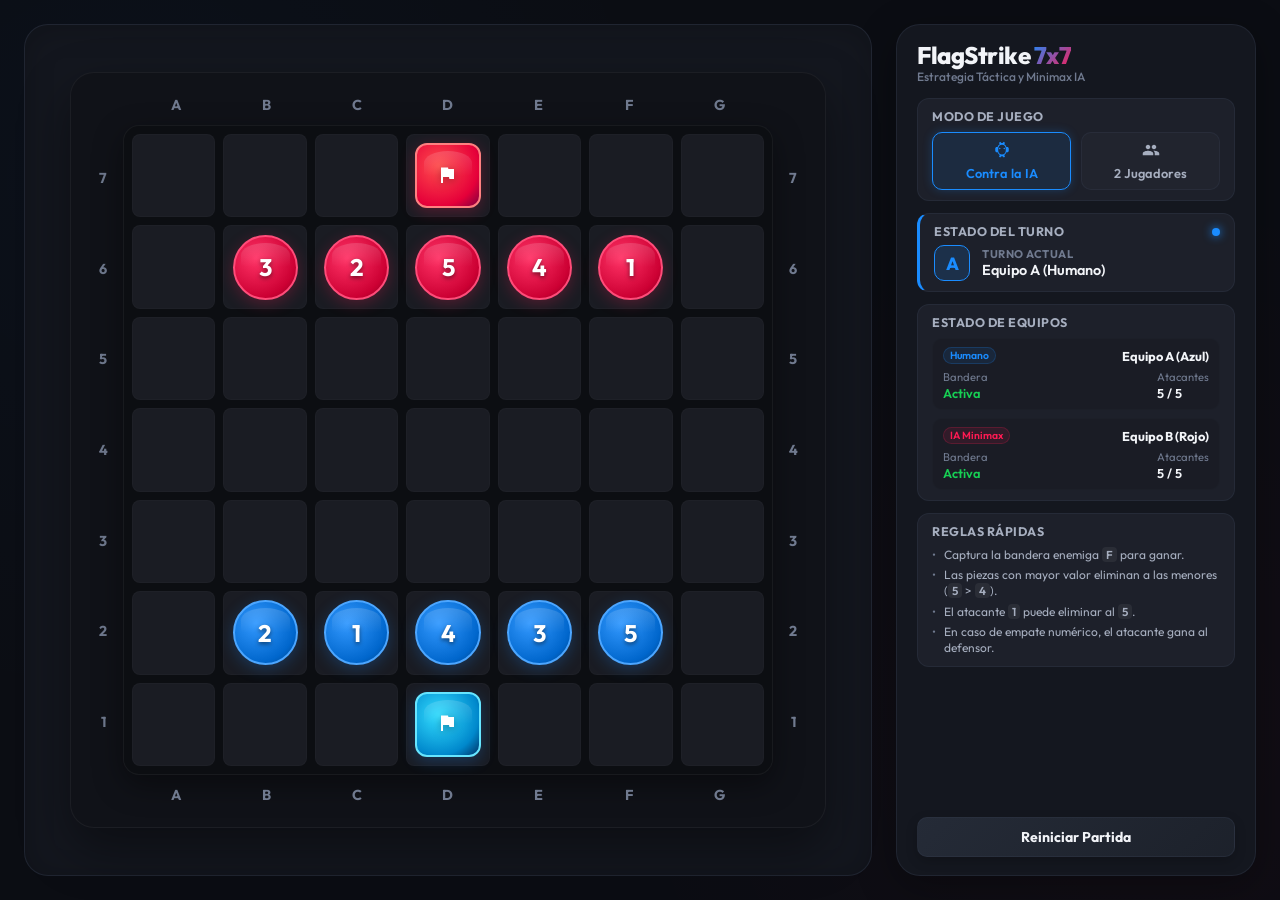
<file: index.html>
<!DOCTYPE html>
<html lang="es">
<head>
    <meta charset="UTF-8">
    <meta name="viewport" content="width=device-width, initial-scale=1.0">
    <title>Capture the Flag 7x7 - Emulador de Estrategia</title>
    <link rel="preconnect" href="https://fonts.googleapis.com">
    <link rel="preconnect" href="https://fonts.gstatic.com" crossorigin>
    <link href="https://fonts.googleapis.com/css2?family=Outfit:wght@300;400;500;600;700;800&display=swap" rel="stylesheet">
    <link rel="stylesheet" href="styles.css">
</head>
<body>
    <div id="ai-loading-overlay" class="loading-overlay">
        <div class="loading-content">
            <div class="spinner"></div>
            <h2>Iniciando Inteligencia Artificial</h2>
            <p>Descargando modelo neuronal (11 MB)...</p>
            <div class="progress-container">
                <div id="loading-progress-bar" class="progress-bar"></div>
            </div>
            <p id="loading-percent-text">0%</p>
        </div>
    </div>
    
    <div class="app-container">
        <main class="board-container">
            <div class="board-outer">
                <!-- Letras superiores -->
                <div class="label-row top">
                    <div>A</div><div>B</div><div>C</div><div>D</div><div>E</div><div>F</div><div>G</div>
                </div>
                
                <!-- Números izquierdos -->
                <div class="label-col left">
                    <div>7</div><div>6</div><div>5</div><div>4</div><div>3</div><div>2</div><div>1</div>
                </div>
                
                <!-- Tablero de celdas -->
                <div class="board" id="board">
                    <!-- Grid dynamically loaded by JS -->
                </div>
                
                <!-- Números derechos -->
                <div class="label-col right">
                    <div>7</div><div>6</div><div>5</div><div>4</div><div>3</div><div>2</div><div>1</div>
                </div>
                
                <!-- Letras inferiores -->
                <div class="label-row bottom">
                    <div>A</div><div>B</div><div>C</div><div>D</div><div>E</div><div>F</div><div>G</div>
                </div>
            </div>
        </main>
        
        <aside class="sidebar">
            <div class="game-logo">
                <h1>FlagStrike <span>7x7</span></h1>
                <p class="subtitle">Estrategia Táctica y Minimax IA</p>
            </div>

            <div class="card mode-card">
                <h2>Modo de Juego</h2>
                <div class="mode-selector">
                    <button class="btn-mode active" id="btn-mode-ai" data-mode="ai">
                        <span class="mode-icon">
                            <svg viewBox="0 0 24 24" fill="currentColor" style="width: 18px; height: 18px; display: block;">
                                <path d="M19 8h-1.18c-.46-1.62-1.52-2.9-2.9-3.57L16 2.5 14.5 1l-1.8 1.8C12.47 2.72 12.24 2.7 12 2.7s-.47.02-.7.1L9.5 1 8 2.5l1.08 1.93C7.7 5.1 6.64 6.38 6.18 8H5c-1.1 0-2 .9-2 2v3c0 1.1.9 2 2 2h1.18c.46 1.62 1.52 2.9 2.9 3.57L8 20.5 9.5 22l1.8-1.8c.23.08.46.1.7.1s.47-.02.7-.1L14.5 22l1.5-1.5-1.08-1.93c1.38-.67 2.44-1.95 2.9-3.57H19c1.1 0 2-.9 2-2v-3c0-1.1-.9-2-2-2zm-2 5c0 2.76-2.24 5-5 5s-5-2.24-5-5v-3c0-2.76 2.24-5 5-5s5 2.24 5 5v3zm-8-2c-.55 0-1-.45-1-1s.45-1 1-1 1 .45 1 1-.45 1-1 1zm6 0c-.55 0-1-.45-1-1s.45-1 1-1 1 .45 1 1-.45 1-1 1z"/>
                            </svg>
                        </span>
                        Contra la IA
                    </button>
                    <button class="btn-mode" id="btn-mode-human" data-mode="human">
                        <span class="mode-icon">
                            <svg viewBox="0 0 24 24" fill="currentColor" style="width: 18px; height: 18px; display: block;">
                                <path d="M16 11c1.66 0 2.99-1.34 2.99-3S17.66 5 16 5s-3 1.34-3 3 1.34 3 3 3zm-8 0c1.66 0 2.99-1.34 2.99-3S9.66 5 8 5 5 6.34 5 8s1.34 3 3 3zm0 2c-2.33 0-7 1.17-7 3.5V19h14v-2.5c0-2.33-4.67-3.5-7-3.5zm8 0c-.29 0-.62.02-.97.05 1.16.84 1.97 1.97 1.97 3.45V19h6v-2.5c0-2.33-4.67-3.5-7-3.5z"/>
                            </svg>
                        </span>
                        2 Jugadores
                    </button>
                </div>
            </div>

            <div class="card status-card" id="status-card">
                <div class="status-header">
                    <h2>Estado del Turno</h2>
                    <span class="pulse-indicator active" id="pulse-indicator"></span>
                </div>
                <div class="turn-display player-a-turn">
                    <div class="turn-avatar" id="turn-avatar">A</div>
                    <div class="turn-info">
                        <span class="turn-label">TURNO ACTUAL</span>
                        <span class="turn-value" id="turn-value">Equipo A (Humano)</span>
                    </div>
                </div>
            </div>

            <div class="card review-card" id="review-card" style="display: none;">
                <h2>Revisión de Partida</h2>
                
                <div class="victory-bar-container">
                    <div class="victory-bar-header">
                        <span>Victoria (Equipo Azul)</span>
                        <span id="victory-percentage-text">50.0%</span>
                    </div>
                    <div class="victory-bar-track">
                        <div class="victory-bar-fill" id="victory-bar-fill" style="width: 50%;"></div>
                    </div>
                </div>

                <div class="review-controls">
                    <button class="btn-review" id="btn-review-start" title="Inicio">⏮</button>
                    <button class="btn-review" id="btn-review-prev" title="Anterior">◀</button>
                    <span class="review-status" id="review-status">0 / 0</span>
                    <button class="btn-review" id="btn-review-next" title="Siguiente">▶</button>
                    <button class="btn-review" id="btn-review-end" title="Fin">⏭</button>
                </div>
                <div class="review-details" id="review-details"></div>
            </div>

            <div class="card teams-card">
                <h2>Estado de Equipos</h2>
                <div class="team-status team-a">
                    <div class="team-header">
                        <span class="team-badge" id="team-a-badge">Humano</span>
                        <span class="team-title">Equipo A (Azul)</span>
                    </div>
                    <div class="team-stats">
                        <div class="stat">
                            <span class="stat-label">Bandera</span>
                            <span class="stat-val alive" id="team-a-flag">Activa</span>
                        </div>
                        <div class="stat">
                            <span class="stat-label">Atacantes</span>
                            <span class="stat-val" id="team-a-attackers">5 / 5</span>
                        </div>
                    </div>
                </div>

                <div class="team-status team-b">
                    <div class="team-header">
                        <span class="team-badge" id="team-b-badge">IA Minimax</span>
                        <span class="team-title">Equipo B (Rojo)</span>
                    </div>
                    <div class="team-stats">
                        <div class="stat">
                            <span class="stat-label">Bandera</span>
                            <span class="stat-val alive" id="team-b-flag">Activa</span>
                        </div>
                        <div class="stat">
                            <span class="stat-label">Atacantes</span>
                            <span class="stat-val" id="team-b-attackers">5 / 5</span>
                        </div>
                    </div>
                </div>
            </div>

            <div class="card info-card">
                <h2>Reglas Rápidas</h2>
                <ul class="rules-list">
                    <li>Captura la bandera enemiga <span class="badge">F</span> para ganar.</li>
                    <li>Las piezas con mayor valor eliminan a las menores (<span class="badge">5</span> &gt; <span class="badge">4</span>).</li>
                    <li>El atacante <span class="badge">1</span> puede eliminar al <span class="badge">5</span>.</li>
                    <li>En caso de empate numérico, el atacante gana al defensor.</li>
                </ul>
            </div>
            
            <div class="sidebar-footer">
                <button class="btn btn-reset" id="btn-reset">Reiniciar Partida</button>
            </div>
        </aside>
    </div>
    
    <script src="game.js?v=5"></script>
    <script src="ui.js?v=5"></script>
</body>
</html>
</file>
<file: styles.css>
/* styles.css */
/* Animaciones y Overlay de Carga */
.loading-overlay {
    position: fixed;
    top: 0; left: 0; width: 100%; height: 100%;
    background: rgba(10, 15, 30, 0.95);
    backdrop-filter: blur(10px);
    z-index: 9999;
    display: flex;
    flex-direction: column;
    justify-content: center;
    align-items: center;
    color: white;
    transition: opacity 0.5s ease, visibility 0.5s ease;
}

.loading-overlay.hidden {
    opacity: 0;
    visibility: hidden;
}

.loading-content {
    text-align: center;
    animation: pulse-glow 2s infinite alternate;
}

.loading-content h2 {
    margin-top: 20px;
    font-size: 24px;
    font-weight: 600;
    letter-spacing: 1px;
}

.loading-content p {
    color: var(--text-muted, #aaa);
    margin-top: 8px;
}

.spinner {
    width: 50px;
    height: 50px;
    margin: 0 auto;
    border: 4px solid rgba(255, 255, 255, 0.1);
    border-top-color: var(--color-player-b, #ff3366);
    border-radius: 50%;
    animation: spin 1s linear infinite;
}

.progress-container {
    width: 300px;
    height: 8px;
    background: rgba(255, 255, 255, 0.1);
    border-radius: 4px;
    margin: 25px auto 10px;
    overflow: hidden;
}

.progress-bar {
    height: 100%;
    width: 0%;
    background: var(--color-player-b, #ff3366);
    transition: width 0.2s ease-out;
    box-shadow: 0 0 10px var(--color-player-b, #ff3366);
}

#loading-percent-text {
    font-size: 15px;
    font-weight: 600;
    color: white;
}

@keyframes spin { 100% { transform: rotate(360deg); } }
@keyframes pulse-glow {
    0% { filter: drop-shadow(0 0 10px rgba(255, 51, 102, 0.2)); }
    100% { filter: drop-shadow(0 0 25px rgba(255, 51, 102, 0.6)); }
}

:root {
    /* Paleta de Colores - HSL Premium */
    --bg-dark: hsl(225, 25%, 6%);
    --bg-panel: hsl(225, 20%, 10%);
    --bg-card: hsl(225, 18%, 14%);
    --bg-cell: hsl(225, 15%, 12%);
    --bg-cell-hover: hsl(225, 15%, 16%);
    
    --text-primary: hsl(220, 30%, 96%);
    --text-secondary: hsl(220, 16%, 70%);
    --text-muted: hsl(220, 12%, 50%);
    
    --color-player-a: hsl(210, 100%, 55%); /* Humano - Azul vibrante */
    --color-player-a-glow: hsla(210, 100%, 55%, 0.25);
    --color-player-b: hsl(345, 100%, 55%); /* IA - Rojo/Rosa vibrante */
    --color-player-b-glow: hsla(345, 100%, 55%, 0.25);
    
    --border-subtle: hsla(220, 20%, 25%, 0.4);
    --border-glow: hsla(220, 30%, 50%, 0.15);
    
    --glass-bg: rgba(13, 17, 28, 0.7);
    --glass-border: rgba(255, 255, 255, 0.05);
    --glass-shadow: rgba(0, 0, 0, 0.4);
    
    --font-sans: 'Outfit', -apple-system, BlinkMacSystemFont, 'Segoe UI', Roboto, Helvetica, Arial, sans-serif;
    
    --transition-smooth: all 0.3s cubic-bezier(0.25, 0.8, 0.25, 1);
    --transition-fast: all 0.15s ease;
}

* {
    box-sizing: border-box;
    margin: 0;
    padding: 0;
    user-select: none;
}

body {
    background-color: var(--bg-dark);
    color: var(--text-primary);
    font-family: var(--font-sans);
    min-height: 100vh;
    height: 100vh;
    display: flex;
    justify-content: center;
    align-items: center;
    overflow: hidden;
    background-image: 
        radial-gradient(circle at 10% 20%, hsla(210, 100%, 50%, 0.03) 0%, transparent 40%),
        radial-gradient(circle at 90% 80%, hsla(345, 100%, 50%, 0.03) 0%, transparent 40%);
}

.app-container {
    display: flex;
    width: 100vw;
    height: 100vh;
    max-width: 1440px;
    padding: 24px;
    gap: 24px;
}

/* --- TABLERO (CON CONTENEDOR CENTRADO) --- */
.board-container {
    flex: 1;
    display: flex;
    justify-content: center;
    align-items: center;
    background-color: var(--bg-panel);
    border-radius: 24px;
    border: 1px solid var(--border-subtle);
    padding: 24px;
    position: relative;
    box-shadow: inset 0 4px 30px rgba(0, 0, 0, 0.2);
    height: 100%;
}

.board-outer {
    display: grid;
    grid-template-columns: 40px 650px 40px;
    grid-template-rows: 40px 650px 40px;
    background: hsl(225, 20%, 8%);
    padding: 12px;
    border-radius: 24px;
    border: 1px solid var(--glass-border);
    box-shadow: 0 20px 50px var(--glass-shadow);
    align-items: center;
    justify-items: center;
}

.label-row {
    grid-column: 2;
    display: grid;
    grid-template-columns: repeat(7, 1fr);
    width: 100%;
    height: 100%;
    align-items: center;
    justify-items: center;
    padding: 0 8px; /* Alineación perfecta con el padding del tablero */
}

.label-row.top {
    grid-row: 1;
}

.label-row.bottom {
    grid-row: 3;
}

.label-row div {
    font-size: 0.9rem;
    font-weight: 700;
    color: var(--text-muted);
    font-family: var(--font-sans);
}

.label-col {
    display: grid;
    grid-template-rows: repeat(7, 1fr);
    height: 100%;
    width: 100%;
    align-items: center;
    justify-items: center;
    padding: 8px 0; /* Alineación perfecta con el padding del tablero */
}

.label-col.left {
    grid-column: 1;
    grid-row: 2;
}

.label-col.right {
    grid-column: 3;
    grid-row: 2;
}

.label-col div {
    font-size: 0.9rem;
    font-weight: 700;
    color: var(--text-muted);
    font-family: var(--font-sans);
}

.board {
    grid-column: 2;
    grid-row: 2;
    display: grid;
    grid-template-columns: repeat(7, 1fr);
    grid-template-rows: repeat(7, 1fr);
    gap: 8px;
    width: 650px;
    height: 650px;
    background-color: hsl(225, 20%, 6%);
    padding: 8px;
    border-radius: 16px;
    border: 1px solid var(--glass-border);
    box-shadow: 0 10px 30px var(--glass-shadow);
}

.cell {
    background-color: var(--bg-cell);
    border-radius: 8px;
    aspect-ratio: 1 / 1;
    display: flex;
    justify-content: center;
    align-items: center;
    cursor: pointer;
    transition: var(--transition-fast);
    border: 1px solid rgba(255, 255, 255, 0.02);
    position: relative;
}

.cell:hover {
    background-color: var(--bg-cell-hover);
    border-color: rgba(255, 255, 255, 0.08);
    box-shadow: inset 0 0 8px rgba(255, 255, 255, 0.03);
}

/* --- FICHAS (DISEÑO PREMIUM 3D/GLOW) --- */
.piece {
    width: 80%;
    height: 80%;
    border-radius: 50%;
    display: flex;
    justify-content: center;
    align-items: center;
    font-size: 1.5rem;
    font-weight: 700;
    transition: var(--transition-smooth);
    position: relative;
    box-shadow: 0 8px 16px rgba(0, 0, 0, 0.3);
}

.piece::after {
    content: '';
    position: absolute;
    top: 10%;
    left: 10%;
    width: 80%;
    height: 40%;
    background: linear-gradient(to bottom, rgba(255, 255, 255, 0.15), transparent);
    border-radius: 50% 50% 15% 15% / 50% 50% 10% 10%;
}

/* Jugador A (Humano) - Azul */
.piece-a {
    background: radial-gradient(circle at 35% 35%, hsl(210, 100%, 60%) 0%, hsl(210, 100%, 40%) 70%, hsl(210, 100%, 25%) 100%);
    color: #ffffff;
    border: 2px solid hsl(210, 100%, 65%);
    text-shadow: 0 2px 4px rgba(0, 0, 0, 0.5);
    box-shadow: 0 4px 15px var(--color-player-a-glow);
}

.piece-a:hover {
    transform: translateY(-4px) scale(1.05);
    box-shadow: 0 10px 20px var(--color-player-a-glow);
}

/* Jugador B (IA) - Rojo */
.piece-b {
    background: radial-gradient(circle at 35% 35%, hsl(345, 100%, 60%) 0%, hsl(345, 100%, 40%) 70%, hsl(345, 100%, 25%) 100%);
    color: #ffffff;
    border: 2px solid hsl(345, 100%, 65%);
    text-shadow: 0 2px 4px rgba(0, 0, 0, 0.5);
    box-shadow: 0 4px 15px var(--color-player-b-glow);
}

.piece-b:hover {
    transform: translateY(-4px) scale(1.05);
    box-shadow: 0 10px 20px var(--color-player-b-glow);
}

/* Fichas Especiales - Bandera */
.piece-flag {
    border-radius: 12px;
    padding: 6px;
}

.piece-flag svg {
    filter: drop-shadow(0 2px 4px rgba(0, 0, 0, 0.3));
}

.piece-a.piece-flag {
    background: radial-gradient(circle at 35% 35%, hsl(190, 100%, 60%) 0%, hsl(200, 100%, 40%) 70%, hsl(210, 100%, 20%) 100%);
    border-color: hsl(190, 100%, 70%);
}

.piece-b.piece-flag {
    background: radial-gradient(circle at 35% 35%, hsl(0, 100%, 65%) 0%, hsl(345, 100%, 45%) 70%, hsl(330, 100%, 25%) 100%);
    border-color: hsl(0, 100%, 75%);
}

/* --- PANEL LATERAL - DISEÑO ULTRA-COMPACTO (SIN SCROLL) --- */
.sidebar {
    width: 360px;
    height: 100%;
    display: flex;
    flex-direction: column;
    gap: 12px;
    background-color: var(--bg-panel);
    border: 1px solid var(--border-subtle);
    border-radius: 24px;
    padding: 18px 20px;
    box-shadow: 0 10px 40px rgba(0, 0, 0, 0.3);
    overflow-y: auto; /* Permitir scroll para no ocultar el botón de reinicio */
}

.game-logo {
    margin-bottom: 2px;
}

.game-logo h1 {
    font-size: 1.5rem;
    font-weight: 800;
    letter-spacing: -0.5px;
    color: var(--text-primary);
    line-height: 1;
}

.game-logo h1 span {
    background: linear-gradient(135deg, var(--color-player-a) 0%, var(--color-player-b) 100%);
    -webkit-background-clip: text;
    -webkit-text-fill-color: transparent;
}

.game-logo .subtitle {
    font-size: 0.75rem;
    color: var(--text-muted);
    font-weight: 500;
    margin-top: 2px;
}

/* --- TARJETAS --- */
.card {
    background-color: var(--bg-card);
    border: 1px solid var(--border-subtle);
    border-radius: 12px;
    padding: 10px 14px;
    transition: var(--transition-smooth);
}

.card:hover {
    border-color: var(--border-glow);
}

.card h2 {
    font-size: 0.78rem;
    font-weight: 700;
    text-transform: uppercase;
    letter-spacing: 0.5px;
    margin-bottom: 8px;
    color: var(--text-secondary);
}

/* Selector de Modo */
.mode-selector {
    display: flex;
    gap: 10px;
}

.btn-mode {
    flex: 1;
    display: flex;
    flex-direction: column;
    align-items: center;
    justify-content: center;
    gap: 6px;
    padding: 8px 4px;
    background: rgba(255, 255, 255, 0.02);
    border: 1px solid var(--border-subtle);
    border-radius: 10px;
    color: var(--text-secondary);
    font-family: var(--font-sans);
    font-size: 0.8rem;
    font-weight: 600;
    cursor: pointer;
    transition: var(--transition-smooth);
}

.btn-mode .mode-icon {
    display: block;
    height: 18px;
}

.btn-mode:hover {
    background: rgba(255, 255, 255, 0.06);
    border-color: rgba(255, 255, 255, 0.12);
    color: var(--text-primary);
}

.btn-mode.active[data-mode="ai"] {
    background: hsla(210, 100%, 55%, 0.1);
    border-color: var(--color-player-a);
    color: var(--color-player-a);
    box-shadow: 0 0 10px var(--color-player-a-glow);
}

.btn-mode.active[data-mode="human"] {
    background: hsla(140, 80%, 45%, 0.1);
    border-color: hsl(140, 80%, 45%);
    color: hsl(140, 80%, 45%);
    box-shadow: 0 0 10px hsla(140, 80%, 45%, 0.15);
}

/* Estado del Turno */
.status-card {
    border-left: 3px solid var(--color-player-a);
}

.status-header {
    display: flex;
    justify-content: space-between;
    align-items: center;
    margin-bottom: 6px;
}

.status-header h2 {
    margin-bottom: 0;
}

.pulse-indicator {
    width: 8px;
    height: 8px;
    border-radius: 50%;
    background-color: var(--color-player-a);
}

.pulse-indicator.active {
    box-shadow: 0 0 8px var(--color-player-a);
}

.turn-display {
    display: flex;
    align-items: center;
    gap: 12px;
}

.turn-avatar {
    width: 36px;
    height: 36px;
    border-radius: 10px;
    background-color: hsla(210, 100%, 55%, 0.1);
    border: 1px solid var(--color-player-a);
    color: var(--color-player-a);
    display: flex;
    justify-content: center;
    align-items: center;
    font-weight: 800;
    font-size: 1.1rem;
}

.turn-info {
    display: flex;
    flex-direction: column;
}

.turn-label {
    font-size: 0.7rem;
    color: var(--text-muted);
    font-weight: 700;
    letter-spacing: 0.5px;
}

.turn-value {
    font-size: 0.9rem;
    font-weight: 600;
    color: var(--text-primary);
}

/* Estado de Equipos */
.team-status {
    padding: 8px 10px;
    border-radius: 10px;
    background-color: rgba(0, 0, 0, 0.1);
    margin-bottom: 8px;
    border: 1px solid rgba(255, 255, 255, 0.01);
}

.team-status:last-child {
    margin-bottom: 0;
}

.team-header {
    display: flex;
    justify-content: space-between;
    align-items: center;
    margin-bottom: 6px;
}

.team-title {
    font-size: 0.8rem;
    font-weight: 700;
}

.team-badge {
    font-size: 0.65rem;
    padding: 1px 6px;
    border-radius: 20px;
    font-weight: 600;
}

.team-a .team-badge {
    background-color: hsla(210, 100%, 55%, 0.1);
    color: var(--color-player-a);
    border: 1px solid hsla(210, 100%, 55%, 0.2);
}

.team-b .team-badge {
    background-color: hsla(345, 100%, 55%, 0.1);
    color: var(--color-player-b);
    border: 1px solid hsla(345, 100%, 55%, 0.2);
}

.team-stats {
    display: flex;
    justify-content: space-between;
}

.stat {
    display: flex;
    flex-direction: column;
    gap: 1px;
}

.stat-label {
    font-size: 0.7rem;
    color: var(--text-muted);
}

.stat-val {
    font-size: 0.8rem;
    font-weight: 600;
}

.stat-val.alive {
    color: hsl(140, 80%, 45%);
}

/* Reglas Rápidas */
.rules-list {
    list-style: none;
    display: flex;
    flex-direction: column;
    gap: 4px;
}

.rules-list li {
    font-size: 0.75rem;
    color: var(--text-secondary);
    line-height: 1.35;
    position: relative;
    padding-left: 12px;
}

.rules-list li::before {
    content: '•';
    position: absolute;
    left: 0;
    color: var(--text-muted);
}

.badge {
    background-color: rgba(255, 255, 255, 0.06);
    padding: 0 4px;
    border-radius: 4px;
    font-weight: 600;
    font-size: 0.72rem;
}

/* --- BOTÓN PREMIUM --- */
.sidebar-footer {
    margin-top: auto;
}

.btn {
    width: 100%;
    padding: 10px;
    border-radius: 10px;
    border: none;
    font-family: var(--font-sans);
    font-size: 0.88rem;
    font-weight: 700;
    cursor: pointer;
    transition: var(--transition-smooth);
}

.btn-reset {
    background: linear-gradient(135deg, hsl(220, 20%, 18%) 0%, hsl(220, 20%, 14%) 100%);
    color: var(--text-primary);
    border: 1px solid var(--border-subtle);
    box-shadow: 0 4px 12px rgba(0, 0, 0, 0.2);
}

.btn-reset:hover {
    background: linear-gradient(135deg, hsl(220, 20%, 22%) 0%, hsl(220, 20%, 16%) 100%);
    border-color: rgba(255, 255, 255, 0.1);
    transform: translateY(-1px);
    box-shadow: 0 6px 12px rgba(0, 0, 0, 0.25);
}

.btn-reset:active {
    transform: translateY(0);
}

/* --- RESPONSIVIDAD --- */
@media (max-width: 1024px) {
    body {
        overflow-y: auto;
        height: auto;
    }
    
    .app-container {
        flex-direction: column;
        height: auto;
        padding: 16px;
        gap: 16px;
    }
    
    .board-container {
        padding: 16px;
    }
    
    .board-outer {
        grid-template-columns: 24px 450px 24px;
        grid-template-rows: 24px 450px 24px;
        padding: 8px;
    }
    
    .board {
        width: 450px;
        height: 450px;
        gap: 4px;
        padding: 4px;
    }
    
    .sidebar {
        width: 100%;
        height: auto;
        padding: 20px;
        overflow: visible;
    }
}

/* --- ESTADOS INTERACTIVOS DE SELECCIÓN Y HINTS --- */
.cell.selected {
    background-color: hsla(210, 100%, 55%, 0.08);
    border-color: var(--color-player-a);
    box-shadow: inset 0 0 10px var(--color-player-a-glow);
}

.piece.selected {
    transform: scale(1.06) translateY(-2px);
    box-shadow: 0 10px 20px var(--color-player-a-glow);
    border-color: #ffffff !important;
}

.cell.valid-hint {
    background-color: hsla(210, 100%, 55%, 0.04);
    border-color: hsla(210, 100%, 55%, 0.25);
}

.cell.valid-hint::after {
    content: '';
    width: 10px;
    height: 10px;
    background-color: var(--color-player-a);
    border-radius: 50%;
    position: absolute;
    opacity: 0.6;
    box-shadow: 0 0 6px var(--color-player-a);
    animation: hintPulse 1.2s infinite alternate ease-in-out;
    pointer-events: none;
}

@keyframes hintPulse {
    from {
        transform: scale(0.85);
        opacity: 0.45;
    }
    to {
        transform: scale(1.15);
        opacity: 0.75;
    }
}

/* --- IA PENSANDO - ESTADOS VISUALES --- */
body.ia-thinking {
    cursor: wait;
}

body.ia-thinking .board-container {
    pointer-events: none;
    opacity: 0.85;
    transition: var(--transition-smooth);
}

body.ia-thinking .board-outer {
    box-shadow: 0 20px 50px hsla(345, 100%, 55%, 0.15);
    border-color: hsla(345, 100%, 55%, 0.2);
    transition: var(--transition-smooth);
}

.thinking-pulse {
    animation: thinkingGlow 1.5s infinite alternate ease-in-out;
}

@keyframes thinkingGlow {
    from {
        border-color: var(--border-subtle);
        box-shadow: 0 0 5px transparent;
    }
    to {
        border-color: var(--color-player-b);
        box-shadow: 0 0 15px var(--color-player-b-glow);
    }
}

/* --- DECORACIÓN Y PANEL DE REVISIÓN DE PARTIDA --- */
.review-card {
    border-left: 3px solid hsl(140, 80%, 45%) !important; /* Color verde elegante de revisión */
    background: linear-gradient(135deg, var(--bg-card) 0%, hsl(225, 18%, 11%) 100%) !important;
    box-shadow: 0 10px 25px rgba(0, 0, 0, 0.2);
    transition: var(--transition-smooth);
    animation: slideInReview 0.4s cubic-bezier(0.25, 0.8, 0.25, 1);
}

/* --- BARRA DE PROGRESO DE VICTORIA (EQUIPO AZUL) --- */
.victory-bar-container {
    margin: 12px 0 16px 0;
    display: flex;
    flex-direction: column;
    gap: 6px;
}

.victory-bar-header {
    display: flex;
    justify-content: space-between;
    font-size: 0.75rem;
    font-weight: 600;
    color: var(--text-secondary);
}

#victory-percentage-text {
    font-weight: 700;
    color: var(--color-player-a);
    transition: var(--transition-fast);
}

.victory-bar-track {
    width: 100%;
    height: 8px;
    background-color: hsla(345, 100%, 55%, 0.15); /* Fondo: rojo traslúcido de la IA */
    border-radius: 4px;
    overflow: hidden;
    position: relative;
    border: 1px solid rgba(255, 255, 255, 0.03);
}

.victory-bar-fill {
    height: 100%;
    width: 50%;
    background: linear-gradient(90deg, var(--color-player-a) 0%, hsl(200, 100%, 60%) 100%);
    border-radius: 4px;
    transition: width 0.45s cubic-bezier(0.25, 0.8, 0.25, 1), background 0.4s ease, box-shadow 0.4s ease;
    box-shadow: 0 0 8px var(--color-player-a-glow);
}

@keyframes slideInReview {
    from {
        opacity: 0;
        transform: translateY(10px);
    }
    to {
        opacity: 1;
        transform: translateY(0);
    }
}

.review-controls {
    display: flex;
    justify-content: space-between;
    align-items: center;
    gap: 8px;
    margin: 8px 0;
}

.btn-review {
    background: rgba(255, 255, 255, 0.03);
    border: 1px solid var(--border-subtle);
    color: var(--text-primary);
    border-radius: 8px;
    width: 36px;
    height: 36px;
    font-size: 0.95rem;
    display: flex;
    justify-content: center;
    align-items: center;
    cursor: pointer;
    transition: var(--transition-fast);
}

.btn-review:hover:not(:disabled) {
    background: rgba(255, 255, 255, 0.08);
    border-color: rgba(255, 255, 255, 0.15);
    color: hsl(140, 80%, 55%);
    transform: translateY(-1px);
    box-shadow: 0 4px 8px rgba(0, 0, 0, 0.15);
}

.btn-review:active:not(:disabled) {
    transform: translateY(0);
}

.btn-review:disabled {
    opacity: 0.35;
    cursor: not-allowed;
    background: transparent;
    border-color: rgba(255, 255, 255, 0.02);
}

.review-status {
    font-size: 0.85rem;
    font-weight: 700;
    color: var(--text-secondary);
    min-width: 60px;
    text-align: center;
    background: rgba(0, 0, 0, 0.15);
    padding: 6px 12px;
    border-radius: 12px;
    border: 1px solid rgba(255, 255, 255, 0.02);
}

.review-details {
    margin-top: 10px;
    padding-top: 8px;
    border-top: 1px dashed var(--border-subtle);
    font-size: 0.78rem;
    color: var(--text-secondary);
    line-height: 1.4;
    min-height: 48px;
    display: flex;
    flex-direction: column;
    justify-content: center;
}

.review-details .move-label {
    font-weight: 700;
    margin-bottom: 2px;
    display: flex;
    align-items: center;
    gap: 6px;
}

.review-details .move-badge {
    padding: 1px 6px;
    border-radius: 4px;
    font-size: 0.65rem;
    font-weight: 800;
}

.review-details .move-badge.team-a {
    background-color: hsla(210, 100%, 55%, 0.15);
    color: var(--color-player-a);
    border: 1px solid hsla(210, 100%, 55%, 0.2);
}

.review-details .move-badge.team-b {
    background-color: hsla(345, 100%, 55%, 0.15);
    color: var(--color-player-b);
    border: 1px solid hsla(345, 100%, 55%, 0.2);
}

.review-details .move-text {
    color: var(--text-primary);
    font-weight: 500;
}

/* Estado de tablero bloqueado para clicks en revisión */
.board-locked {
    pointer-events: none !important;
}

.board-locked .cell {
    cursor: default !important;
}

.board-locked .cell:hover {
    background-color: var(--bg-cell) !important;
    border-color: rgba(255, 255, 255, 0.02) !important;
    box-shadow: none !important;
}

.board-locked .piece:hover {
    transform: none !important;
    box-shadow: 0 8px 16px rgba(0, 0, 0, 0.3) !important;
}
</file>
